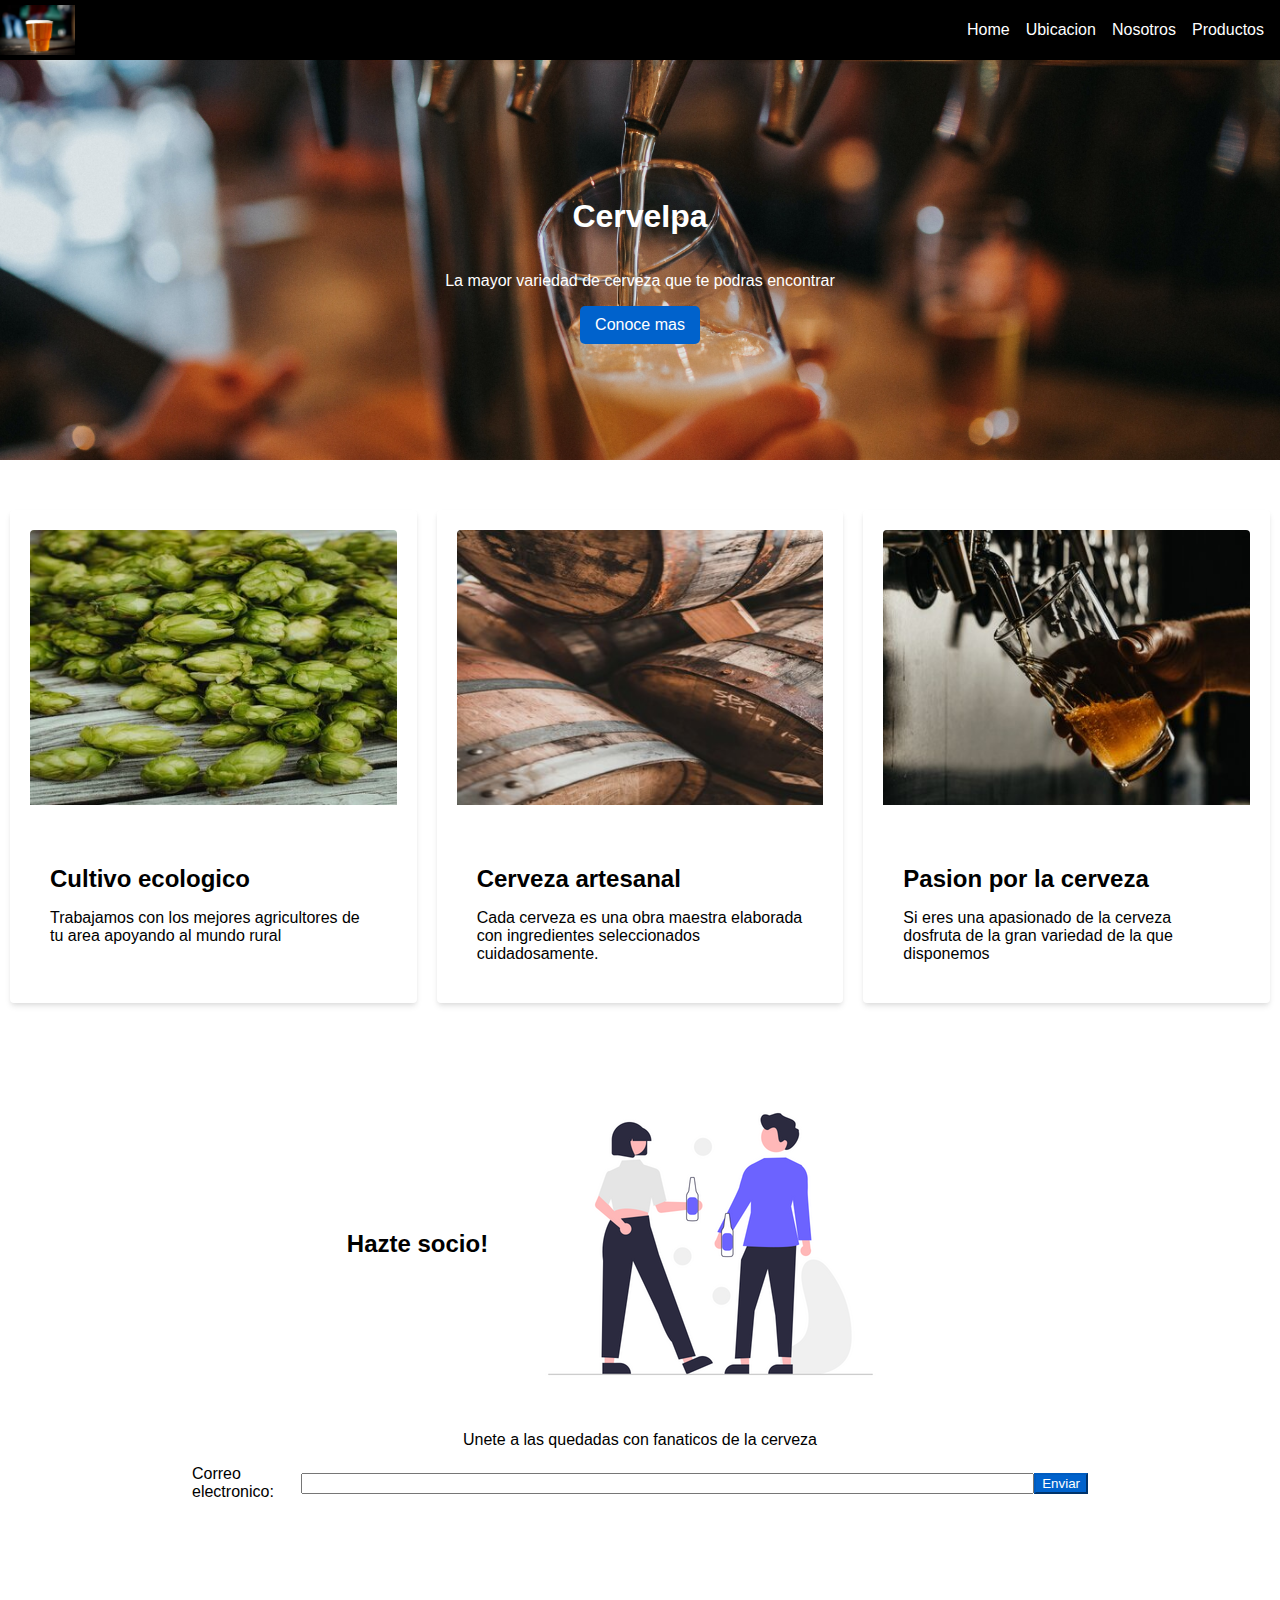
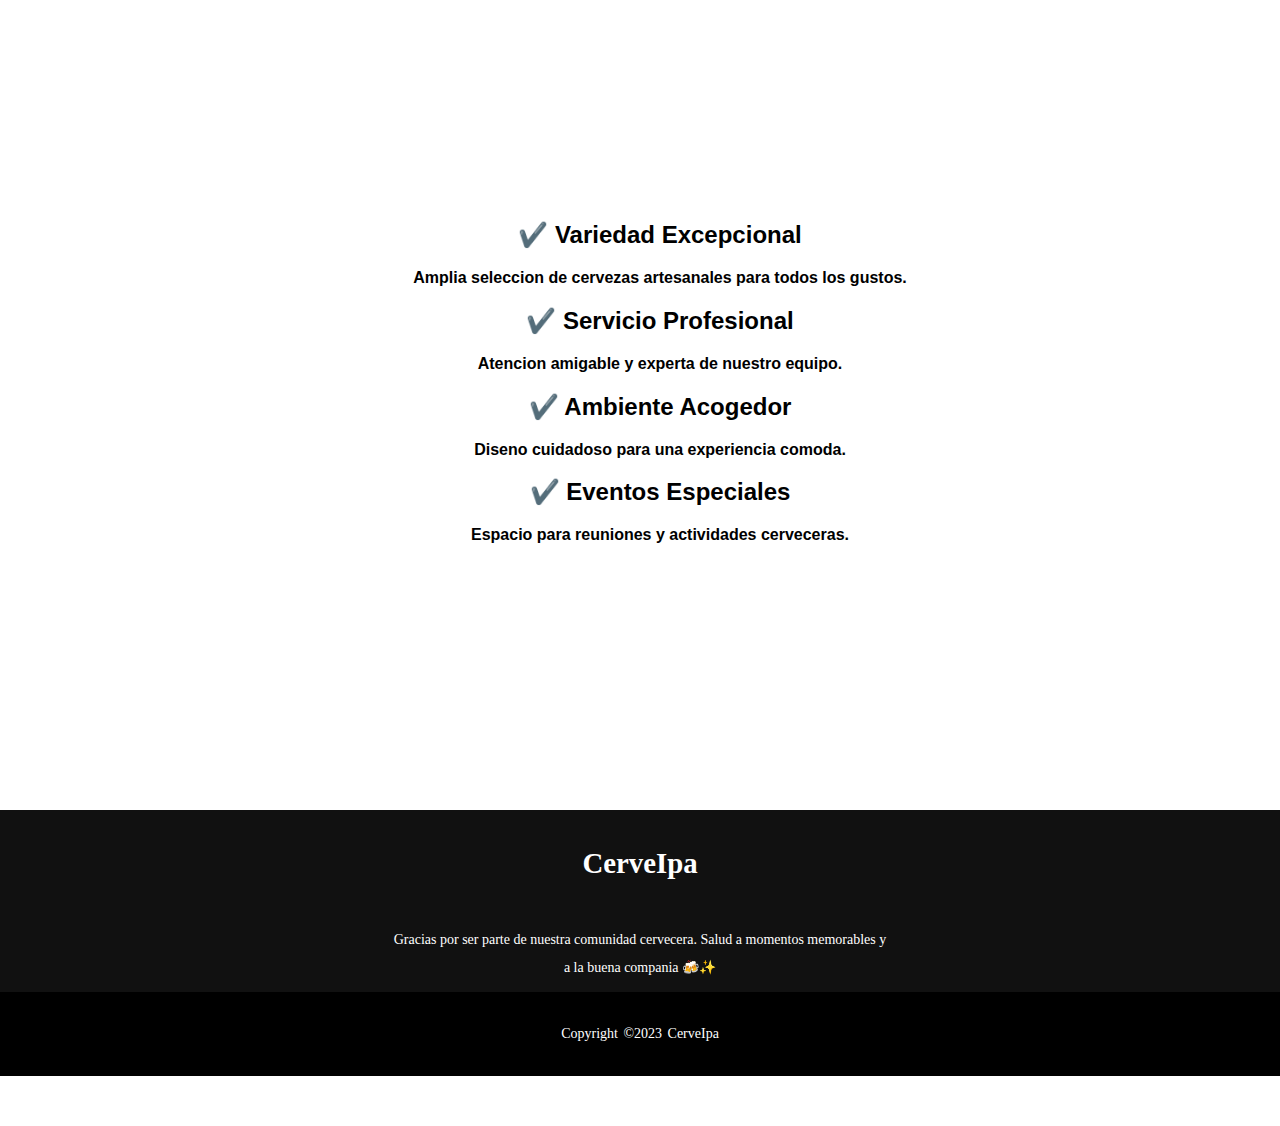
<file: index.html>
<!DOCTYPE html>
<html lang = "es">
   <head>
       <title>Nellows Pages</title>
       <meta charset = "utf-8">
       <meta name = "viewport" content = "width=device-width, initial-scale=1">
       <link rel="stylesheet" href="style.css">


   </head>
   <body>
       <header>
            <div class="contenedor barra">
                <nav class = "nav nav-expand nav-light bg-light">
                    <a class="navLogo" href="#"> 
                            <img src="imagenes/logo.png" alt="">
                    </a>
                    <ul class = "barra">
                            <li class = "barra-item">
                                <a class = "barra-link" href="index.html">Home</a>
                            </li>
                            <li class = "barra-item">
                                <a class = "barra-link" href="ubicacion.html">Ubicacion</a>
                            </li>
                            <li class = "barra-item activo">
                                <a class = "barra-link" href="info.html">Nosotros</a>
                            </li>
                            <li class = "barra-item activo">
                                <a class = "barra-link" href="productos.html">Productos</a>
                            </li>
                    </ul>
                </nav>
            </div>
            <div class = "contenedor principal">
               <h1>CerveIpa</h1>
               <p>La mayor variedad de cerveza que te podras encontrar</p>
               <a href="#caracteristicas" class="botonPrincipal">Conoce mas</a>

           </div>
       </header>
       
       <section>


           <div class = "contenedor contenedor-1">


                   <div class="cuadro">
                       <img src = "imagenes/cervezaArtesanal.jpg" class = "cuadro-imagen" alt="cerveza artesanal">
                       <div class = "cuadro-body" >
                           <h5 class = "cuadro-titulo" > Cultivo ecologico</h5>
                           <p class = "cuadro-texto" >Trabajamos con los mejores agricultores de tu area apoyando al mundo rural</p>
                        </div>
                    </div>
 
 
          
                    <div class="cuadro">
                        <img src = "imagenes/barrica.jpg" class = "cuadro-imagen" alt="cerveza artesanal">
                        <div class = "cuadro-body" >
                            <h5 class = "cuadro-titulo" > Cerveza artesanal</h5>
                            <p class = "cuadro-texto" >Cada cerveza es una obra maestra elaborada con ingredientes seleccionados cuidadosamente.</p>
                        </div>
                    </div>
               
               
               
                    <div class="cuadro">
                        <img src = "imagenes/pasionCerve.jpg" class = "cuadro-imagen" alt="cerveza artesanal">
                        <div class = "cuadro-body" >
                            <h5 class = "cuadro-titulo" > Pasion por la cerveza</h5>
                            <p class = "cuadro-texto" >Si eres una apasionado de la cerveza dosfruta de la gran variedad de la que disponemos</p>
                        </div>
                    </div>     
            </div> 
 
 
        </section>
 
 
        <section>
 
            <div class = "contenedor">
                <div class="imagen-inicio">
                    <h2>Hazte socio!</h2>
                    <img src="imagenes/inicioSesion.png" alt="inicio sesion">
                </div>
                <div class = "texto-inicio">
                    <p>Unete a las quedadas con fanaticos de la cerveza</p>
                </div>
                <div class = "formulario">
                        <form action="#">
                            
                            <div class = "enviarTexto">
                                <label for = "email">Correo electronico:</label>
                                <input type="email" id = "email">
                                <button type="submit" class = "botonEnviar"> Enviar </button>
                            </div>
                        </form>
                </div>
            </div>
        </section>

        <section id = "caracteristicas">
            <div class = "contenedor contenedor-2"> 
                <ul>
                    <li>
                        <h2>✔️ Variedad Excepcional</h2>
                        <p>Amplia seleccion de cervezas artesanales para todos los gustos.</p>
                    </li>

                    <li>
                        <h2>✔️ Servicio Profesional</h2>
                        <p>Atencion amigable y experta de nuestro equipo.</p>
                    </li>
                    <li>
                        <h2>✔️ Ambiente Acogedor</h2>
                        <p>Diseno cuidadoso para una experiencia comoda.</p>
                    </li>
                    <li>
                        <h2>✔️ Eventos Especiales</h2>
                        <p>Espacio para reuniones y actividades cerveceras.</p>
                    </li>
                </ul>
            </div>     
            <footer>
                <div class="footer-content">
                    <h3><a href="#">CerveIpa</a></h3>
                    <p>Gracias por ser parte de nuestra comunidad cervecera. Salud a momentos memorables y a la buena compania 🍻✨</p>
                </div>
                <div class="footer-bottom">
                    <p>copyright &copy;2023 CerveIpa</p>
                </div>
            </footer>

        </section>

    </body>
    
 </html>
</file>
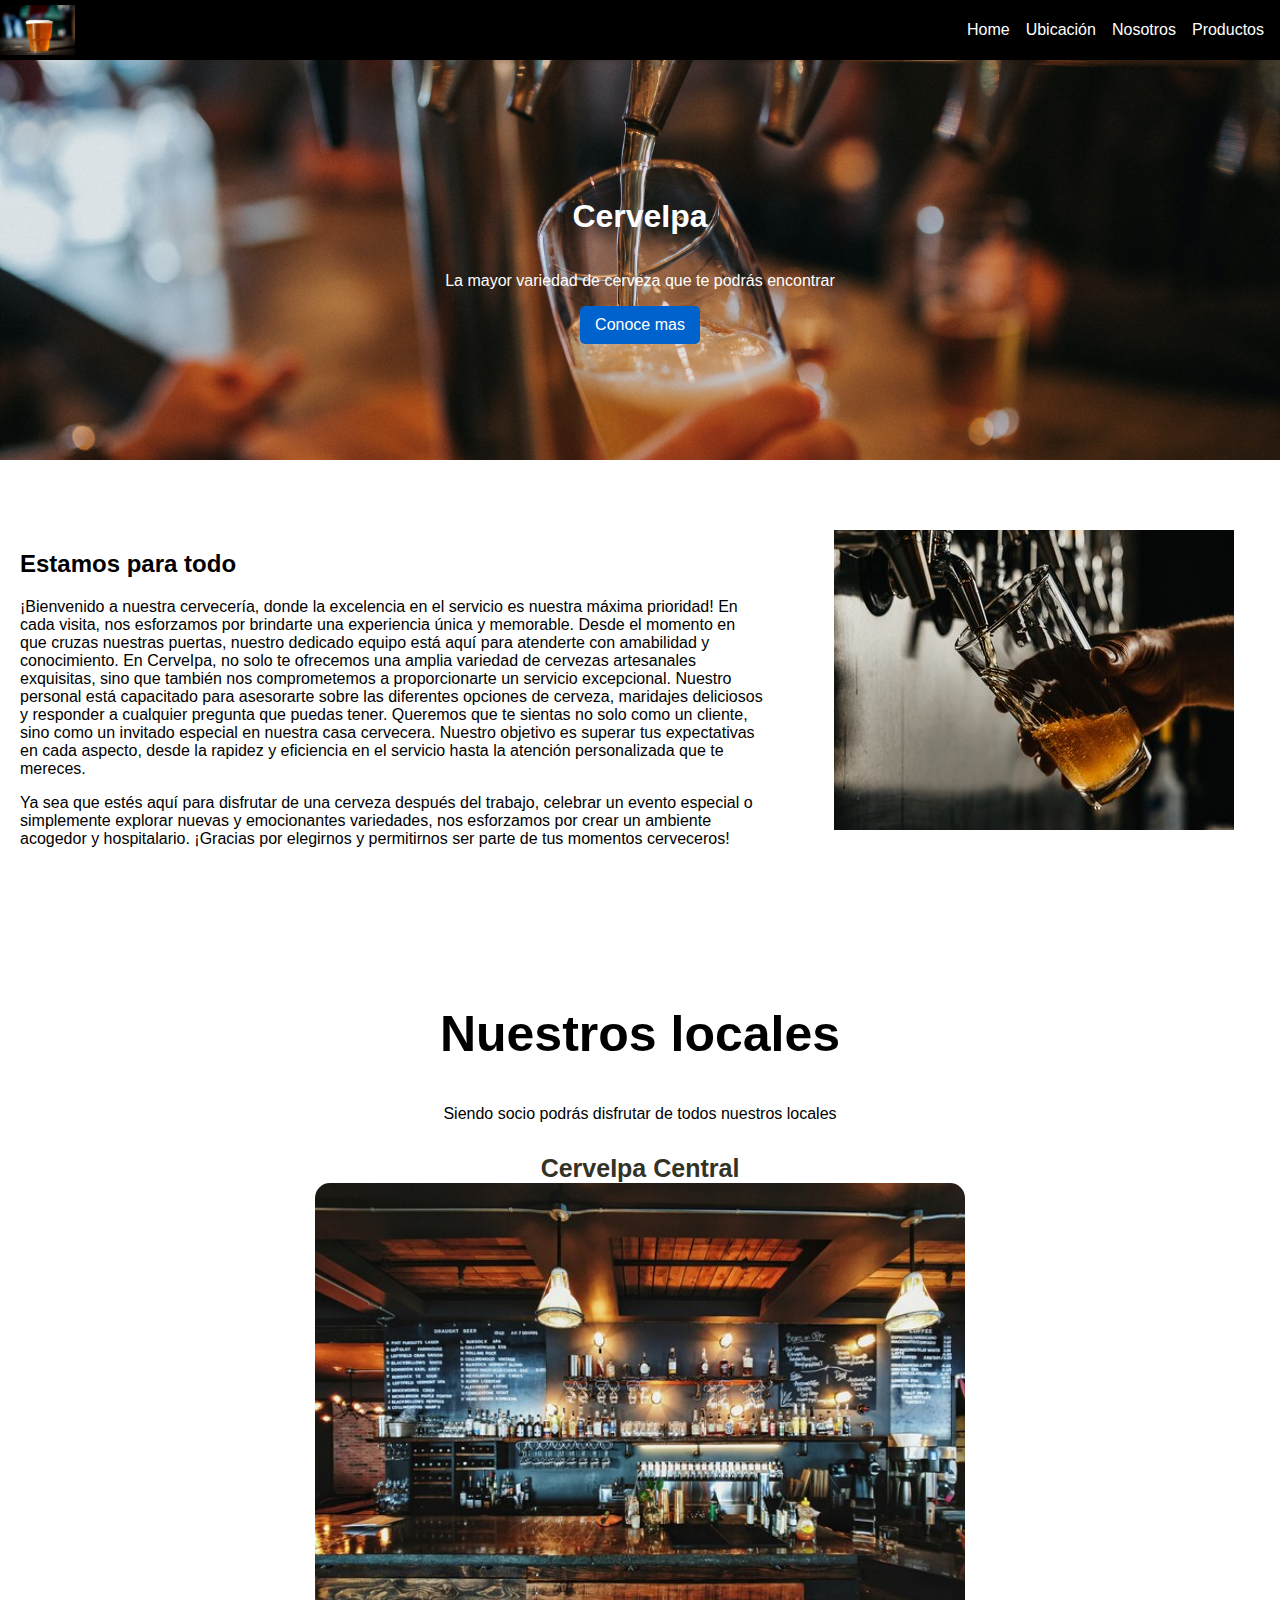
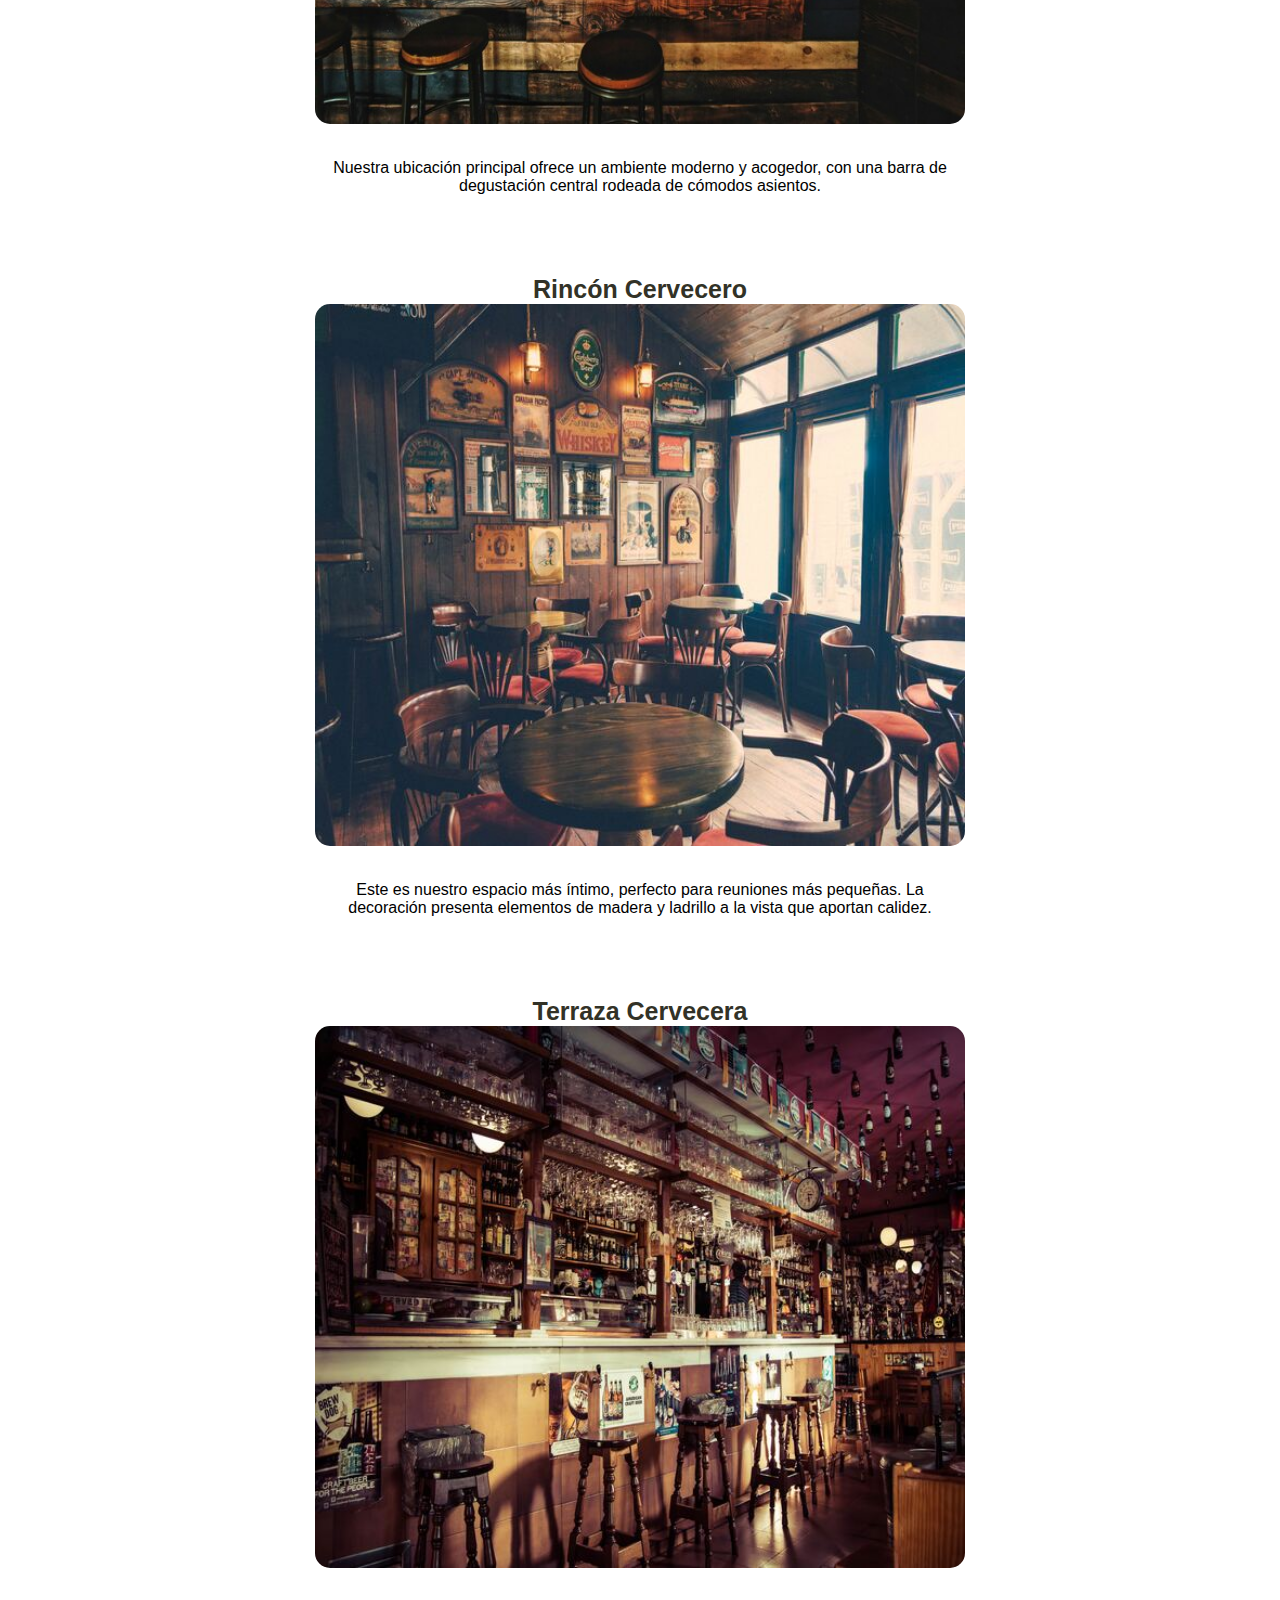
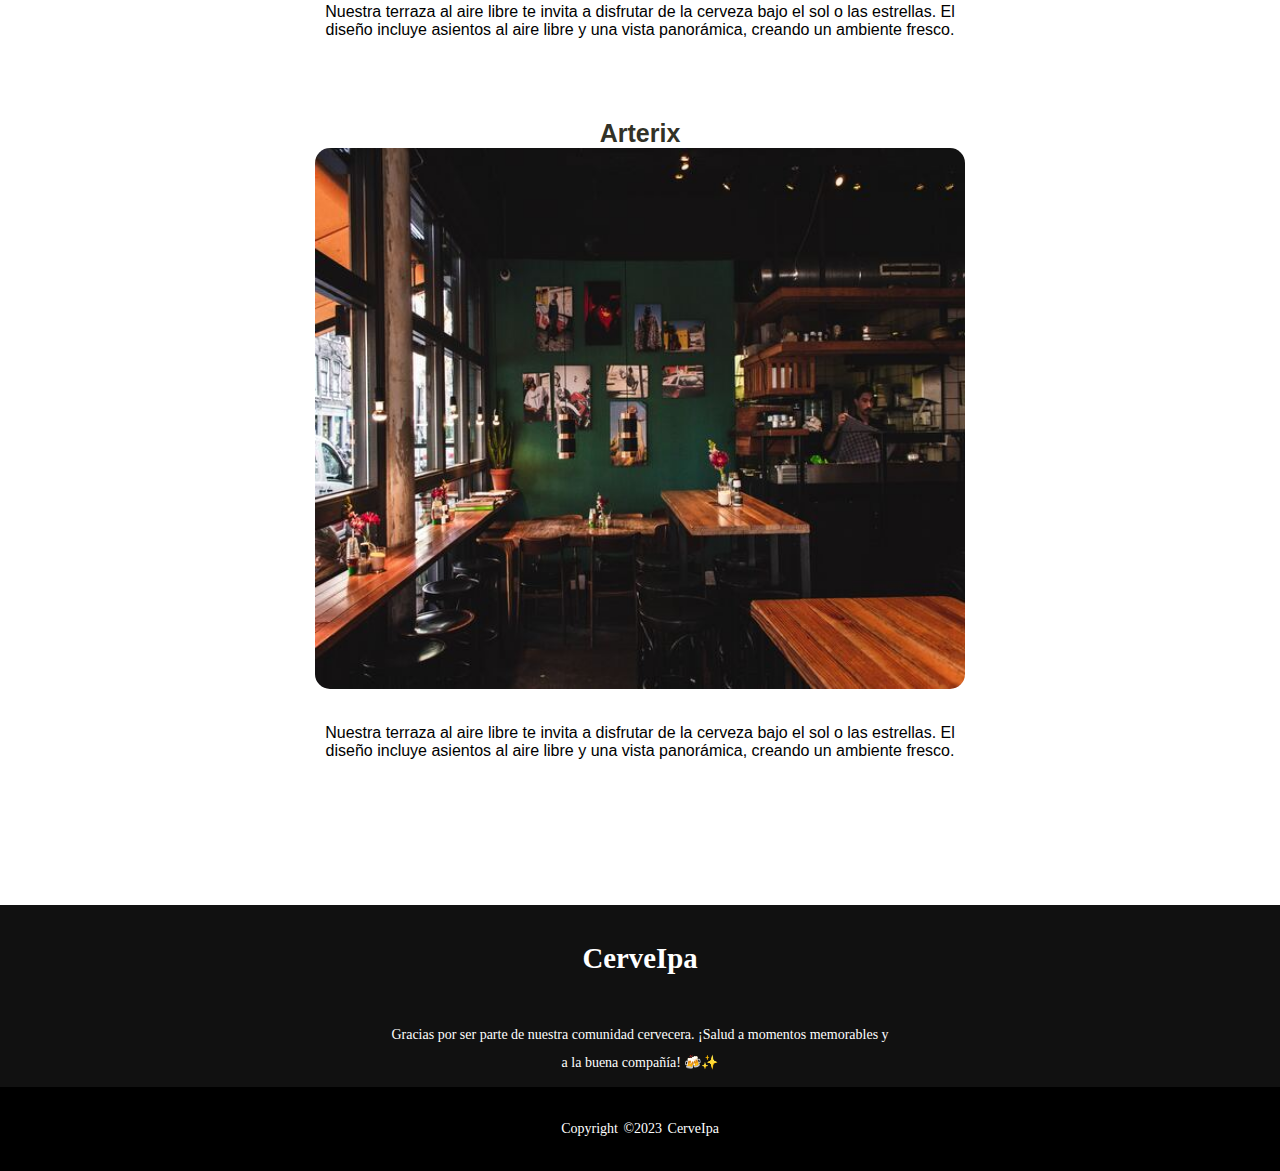
<file: info.html>
<!DOCTYPE html>
<html lang = "es">
    <head>
        <title>CerveIpa</title>
        <meta charset = "utf-8">
        <meta name = "viewport" content = "width=device-width, initial-scale=1">
        <link rel="stylesheet" href="/style.css">

    </head>
    <body>
        <header>
            <nav class = "nav nav-expand nav-light bg-light">
                <a class="navLogo" href="#"> 
                    <img src="imagenes/logo.png" alt="">
               </a>
                <ul class = "barra">
                    <li class = "barra-item">
                        <a class = "barra-link" href="index.html">Home</a>
                    </li>
                    <li class = "barra-item">
                        <a class = "barra-link" href="ubicacion.html">Ubicación</a>
                    </li>
                    <li class = "barra-item activo">
                        <a class = "barra-link" href="info.html">Nosotros</a>
                    </li>
                    <li class = "barra-item activo">
                        <a class = "barra-link" href="productos.html">Productos</a>
                    </li>
                </ul>
            </nav>
            <div class="principal">
                <h1>CerveIpa</h1>
                <p>La mayor variedad de cerveza que te podrás encontrar</p>
                <a href="#caracteristicas" class="botonPrincipal">Conoce mas</a>
            </div>
        </header>
        <section >
            <div class="contenedor-info">
                <div class="texto-info">
                    <h2>Estamos para todo</h2>
                    <p>
                        ¡Bienvenido a nuestra cervecería, donde la excelencia en el servicio es nuestra máxima prioridad! En cada visita, nos esforzamos por brindarte una experiencia única y memorable. Desde el momento en que cruzas nuestras puertas, nuestro dedicado equipo está aquí para atenderte con amabilidad y conocimiento. En CerveIpa, no solo te ofrecemos una amplia variedad de cervezas artesanales exquisitas, sino que también nos comprometemos a proporcionarte un servicio excepcional. Nuestro personal está capacitado para asesorarte sobre las diferentes opciones de cerveza, maridajes deliciosos y responder a cualquier pregunta que puedas tener. Queremos que te sientas no solo como un cliente, sino como un invitado especial en nuestra casa cervecera. Nuestro objetivo es superar tus expectativas en cada aspecto, desde la rapidez y eficiencia en el servicio hasta la atención personalizada que te mereces.
                    </p>
                    <p>
                        Ya sea que estés aquí para disfrutar de una cerveza después del trabajo, celebrar un evento especial o simplemente explorar nuevas y emocionantes variedades, nos esforzamos por crear un ambiente acogedor y hospitalario.  ¡Gracias por elegirnos y permitirnos ser parte de tus momentos cerveceros!   
                    </p>
                </div>
                <div class="imagen-info">
                    <img src="imagenes/pasionCerve.jpg" alt="Descripción de la imagen">
                </div>
            </div>
        </section>
        

        <section class = "locales" id="locales">
            <div class = "contenedor local-contenedor">
                <h2>Nuestros locales</h2>
                <p>Siendo socio podrás disfrutar de todos nuestros locales</p>
                <div class = "Contenido-locales">
                    <div class = "local">
                        <h3>CerveIpa Central</h3>
                        <img src="imagenes/local1.jpg" alt="imagen local">
                        <p>Nuestra ubicación principal ofrece un ambiente moderno y acogedor, con una barra de degustación central rodeada de cómodos asientos. </p>
                    </div>
                    <div class = "local">
                        <h3>Rincón Cervecero</h3>
                        <img src="imagenes/local2.jpg" alt="imagen local">
                        <p>Este es nuestro espacio más íntimo, perfecto para reuniones más pequeñas. La decoración presenta elementos de madera y ladrillo a la vista que aportan calidez.</p>
                    </div>
                    <div class = "local">
                        <h3>Terraza Cervecera</h3>
                        <img src="imagenes/local3.jpg" alt="imagen local">
                        <p>Nuestra terraza al aire libre te invita a disfrutar de la cerveza bajo el sol o las estrellas. El diseño incluye asientos al aire libre y una vista panorámica, creando un ambiente fresco.</p>
                    </div>
                    <div class = "local">
                        <h3>Arterix</h3>
                        <img src="imagenes/local4.jpg" alt="imagen local">
                        <p>Nuestra terraza al aire libre te invita a disfrutar de la cerveza bajo el sol o las estrellas. El diseño incluye asientos al aire libre y una vista panorámica, creando un ambiente fresco.</p>
                    </div>
                </div>
            </div>
        </section>

        <footer>
            <div class="footer-content">
                <h3><a href="#">CerveIpa</a></h3>
                <p>Gracias por ser parte de nuestra comunidad cervecera. ¡Salud a momentos memorables y a la buena compañía! 🍻✨</p>
            </div>
            <div class="footer-bottom">
                <p>copyright &copy;2023 CerveIpa</p>
            </div>
        </footer>
        
    </body>
</file>
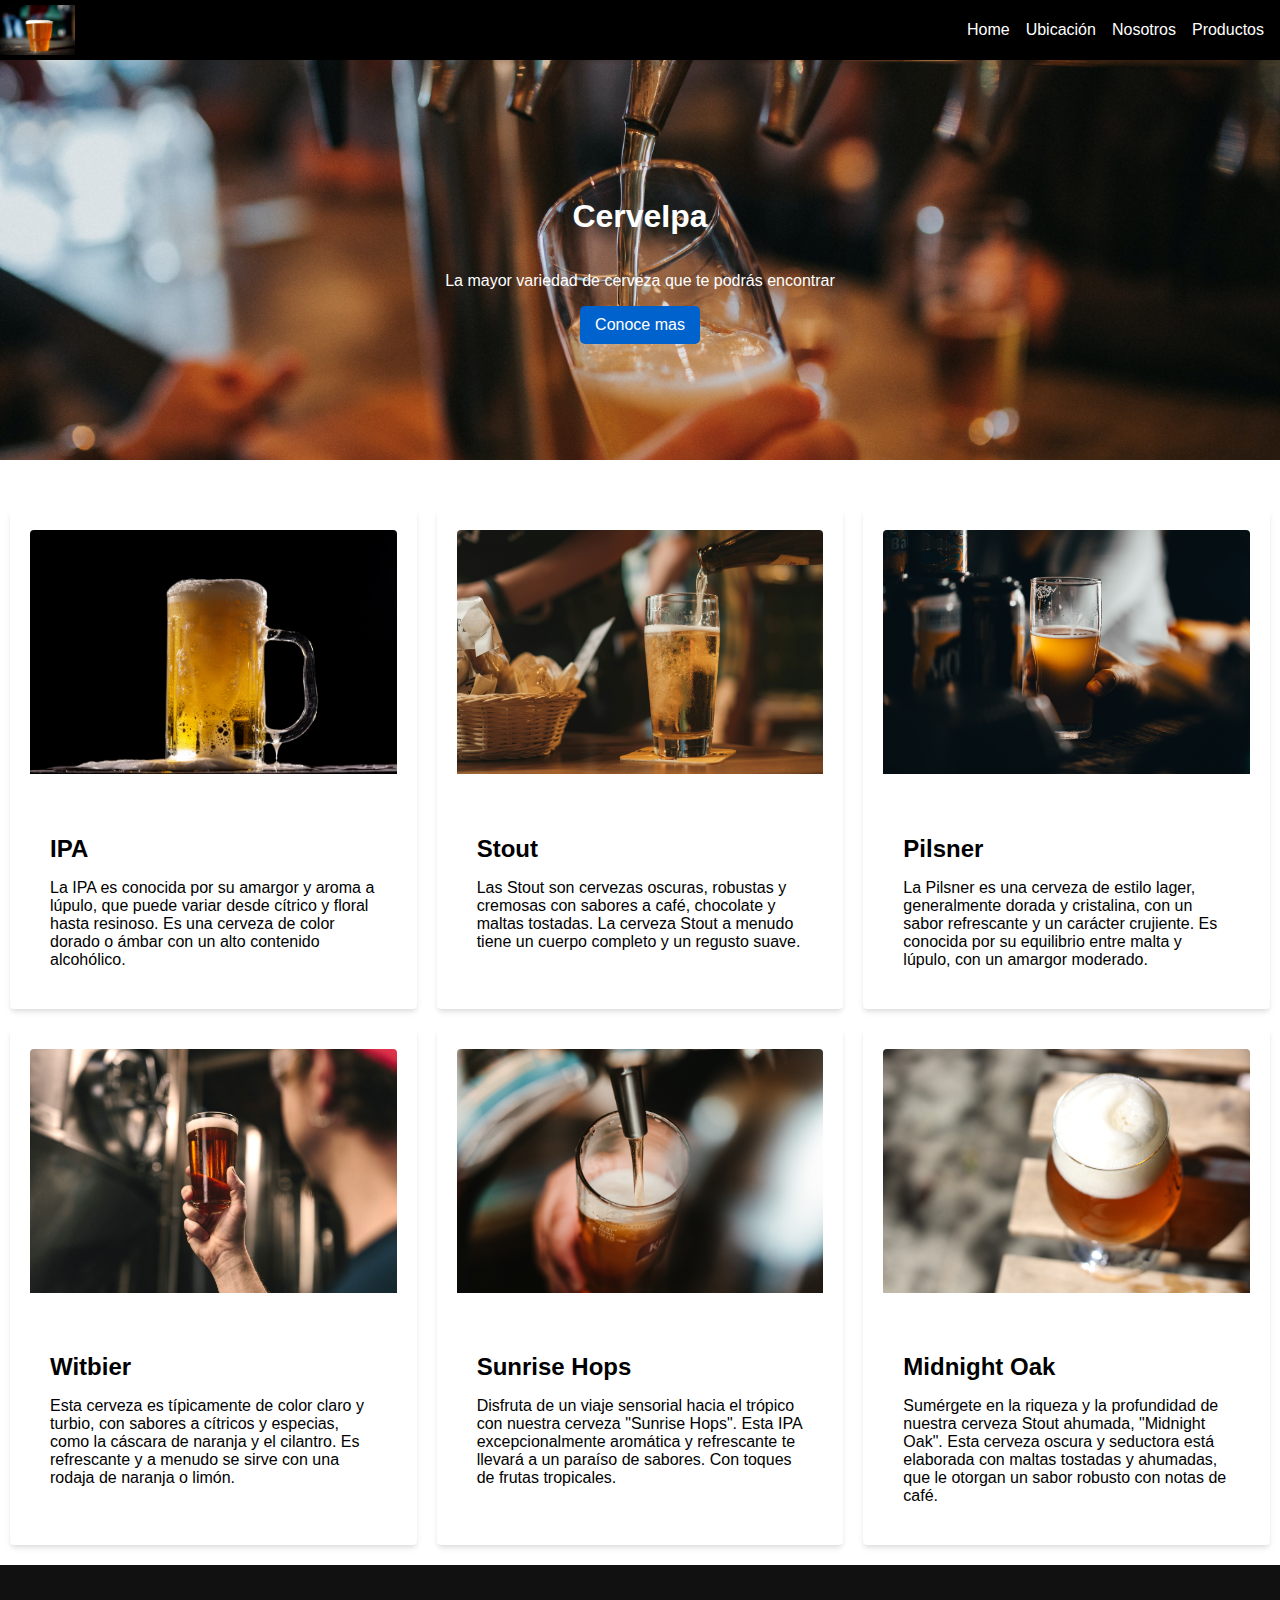
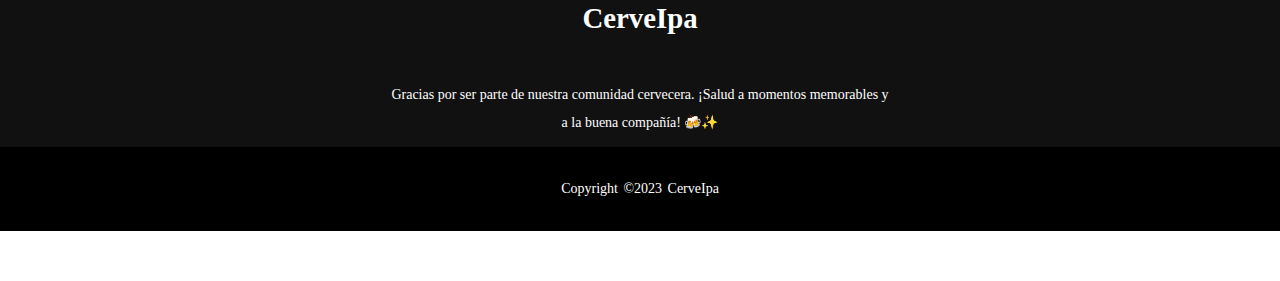
<file: productos.html>
<!DOCTYPE html>
<html lang = "es">
   <head>
       <title>Nellows Pages</title>
       <meta charset = "utf-8">
       <meta name = "viewport" content = "width=device-width, initial-scale=1">
       <link rel="stylesheet" href="/style.css">


   </head>
   <body>
       <header>
           <nav class = "nav nav-expand nav-light bg-light">
                <a class="navLogo" href="#"> 
                    <img src="imagenes/logo.png" alt="imagen logo">
                </a>
               <ul class = "barra">
                   <li class = "barra-item">
                        <a class = "barra-link" href="index.html">Home</a>
                   </li>
                   <li class = "barra-item">
                       <a class = "barra-link" href="ubicacion.html">Ubicación</a>
                   </li>
                   <li class = "barra-item activo">
                       <a class = "barra-link" href="info.html">Nosotros</a>
                   </li>
                   <li class = "barra-item activo">
                       <a class = "barra-link" href="productos.html">Productos</a>
                   </li>
               </ul>
           </nav>
           <div class="principal">
               <h1>CerveIpa</h1>
               <p>La mayor variedad de cerveza que te podrás encontrar</p>
               <a href="#caracteristicas" class="botonPrincipal">Conoce mas</a>
           </div>
       </header>
       <section>
        <div class = "contenedor-1 contenedor">

                <div class="cuadro" >
                    <img src = "imagenes/cerveza1.jpg" class = "cuadro-imagen" alt="cerve">
                    <div class = "cuadro-body" >
                        <h5 class = "cuadro-titulo" > IPA</h5>
                        <p class = "cuadro-texto" >La IPA es conocida por su amargor y aroma a lúpulo, que puede variar desde cítrico y floral hasta resinoso. Es una cerveza de color dorado o ámbar con un alto contenido alcohólico.</p>
                     </div>
                 </div>


       
                 <div class="cuadro">
                     <img src = "imagenes/cerveza2.jpg" class = "cuadro-imagen" alt="cerve">
                     <div class = "cuadro-body" >
                         <h5 class = "cuadro-titulo" > Stout</h5>
                         <p class = "cuadro-texto" >Las Stout son cervezas oscuras, robustas y cremosas con sabores a café, chocolate y maltas tostadas. La cerveza Stout a menudo tiene un cuerpo completo y un regusto suave.</p>
                     </div>
                 </div>
            
            
            
                 <div class="cuadro" >
                     <img src = "imagenes/cerveza3.jpg" class = "cuadro-imagen" alt="cerve">
                     <div class = "cuadro-body" >
                         <h5 class = "cuadro-titulo" > Pilsner</h5>
                         <p class = "cuadro-texto" >La Pilsner es una cerveza de estilo lager, generalmente dorada y cristalina, con un sabor refrescante y un carácter crujiente. Es conocida por su equilibrio entre malta y lúpulo, con un amargor moderado.</p>
                     </div>
                 </div>  
        </div>   
        <div class = "contenedor-1 contenedor">
                 <div class="cuadro" >
                    <img src = "imagenes/cerveza4.jpg" class = "cuadro-imagen" alt="cerve">
                    <div class = "cuadro-body" >
                        <h5 class = "cuadro-titulo" >Witbier</h5>
                        <p class = "cuadro-texto" >Esta cerveza es típicamente de color claro y turbio, con sabores a cítricos y especias, como la cáscara de naranja y el cilantro. Es refrescante y a menudo se sirve con una rodaja de naranja o limón.</p>
                    </div>
                </div>    
                
                <div class="cuadro">
                    <img src = "imagenes/cerveza5.jpg" class = "cuadro-imagen" alt="cerve">
                    <div class = "cuadro-body" >
                        <h5 class = "cuadro-titulo" >Sunrise Hops </h5>
                        <p class = "cuadro-texto" >Disfruta de un viaje sensorial hacia el trópico con nuestra cerveza "Sunrise Hops". Esta IPA excepcionalmente aromática y refrescante te llevará a un paraíso de sabores. Con toques de frutas tropicales. </p>
                    </div>
                </div>   

                <div class="cuadro">
                    <img src = "imagenes/cerveza6.jpg" class = "cuadro-imagen" alt="cerve">
                    <div class = "cuadro-body" >
                        <h5 class = "cuadro-titulo" >Midnight Oak</h5>
                        <p class = "cuadro-texto" >Sumérgete en la riqueza y la profundidad de nuestra cerveza Stout ahumada, "Midnight Oak". Esta cerveza oscura y seductora está elaborada con maltas tostadas y ahumadas, que le otorgan un sabor robusto con notas de café.</p>
                    </div>
                </div>   
         </div> 

         <footer>
            <div class="footer-content">
                <h3><a href="#">CerveIpa</a></h3>
                <p>Gracias por ser parte de nuestra comunidad cervecera. ¡Salud a momentos memorables y a la buena compañía! 🍻✨</p>
            </div>
            <div class="footer-bottom">
                <p>copyright &copy;2023 CerveIpa</p>
            </div>
        </footer>

     </section>
    </body>
    
    </html>
</file>
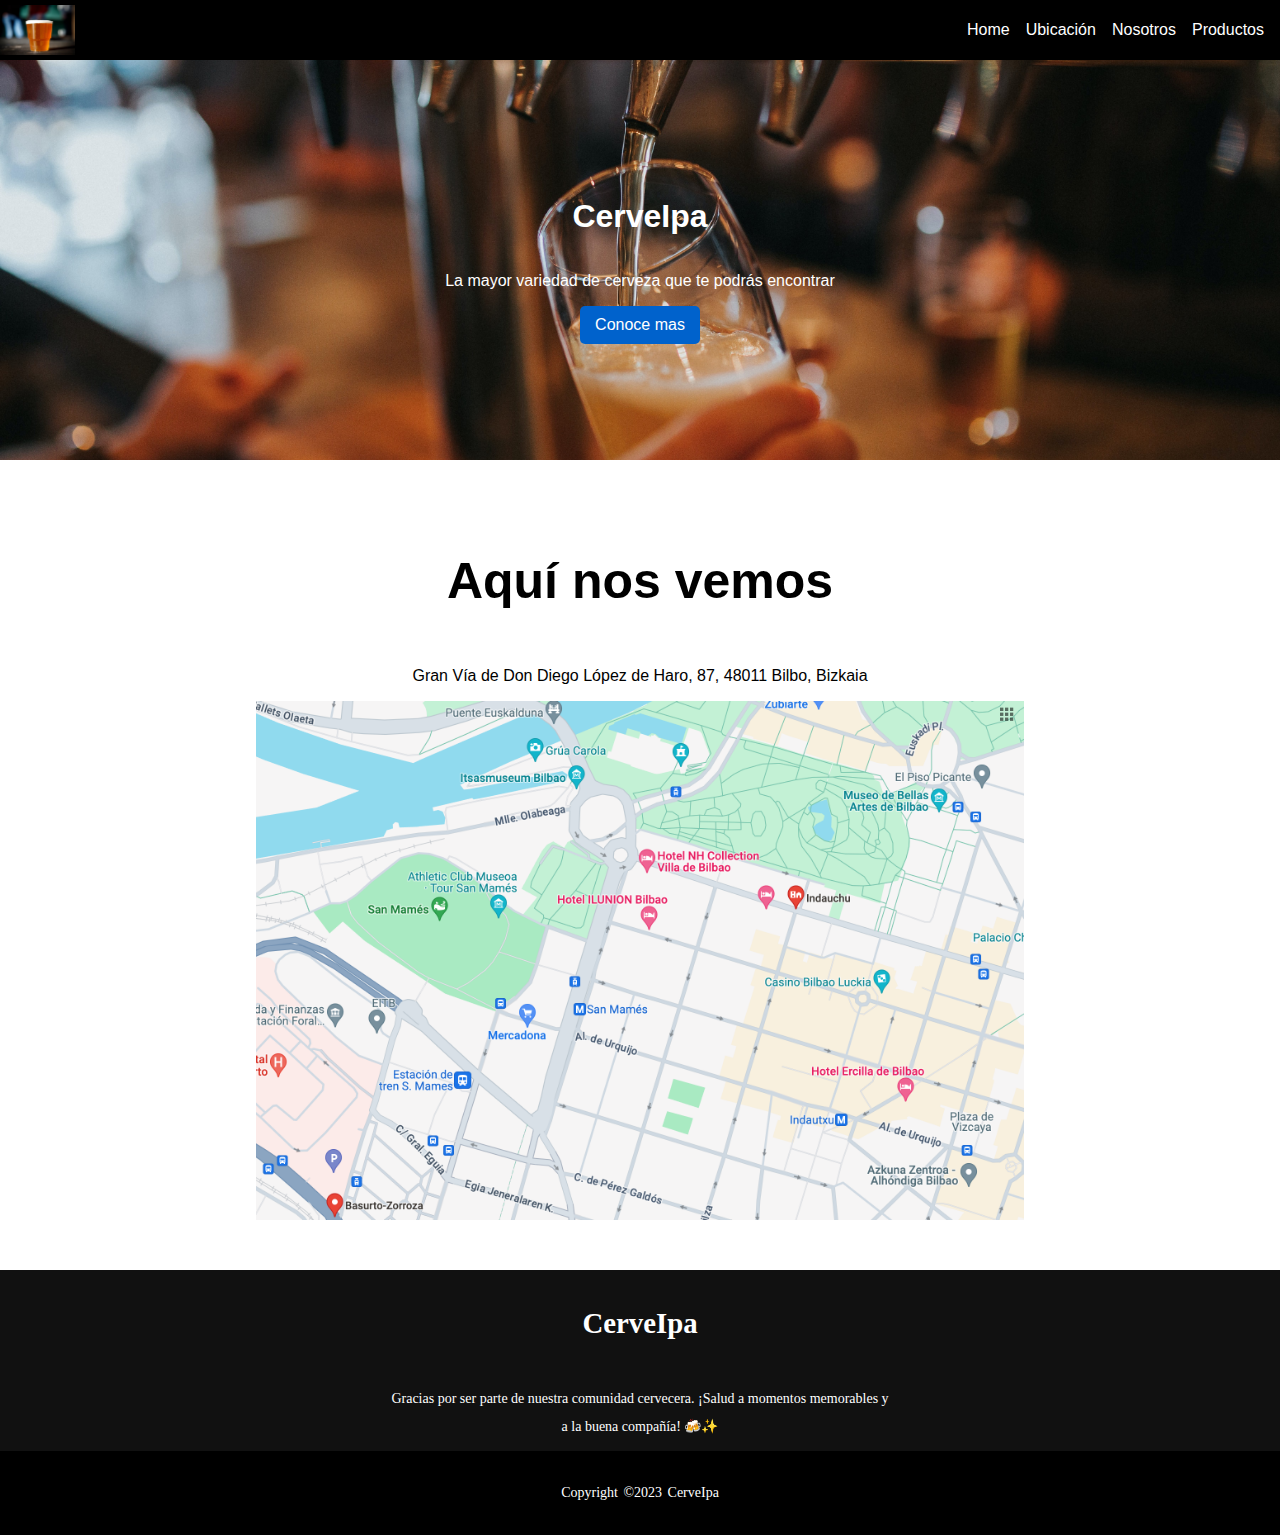
<file: ubicacion.html>
<!DOCTYPE html>
<html lang = "es">
   <head>
       <title>Nellows Pages</title>
       <meta charset = "utf-8">
       <meta name = "viewport" content = "width=device-width, initial-scale=1">
       <link rel="stylesheet" href="/style.css">


   </head>
   <body>
       <header>
           <nav class = "nav nav-expand nav-light bg-light">
                <a class="navLogo" href="#"> 
                    <img src="imagenes/logo.png" alt="">
                </a>
               <ul class = "barra">
                   <li class = "barra-item">
                        <a class = "barra-link" href="index.html">Home</a>
                   </li>
                   <li class = "barra-item">
                       <a class = "barra-link" href="#">Ubicación</a>
                   </li>
                   <li class = "barra-item activo">
                       <a class = "barra-link" href="info.html">Nosotros</a>
                   </li>
                   <li class = "barra-item activo">
                       <a class = "barra-link" href="productos.html">Productos</a>
                   </li>
               </ul>
           </nav>
           <div class="principal">
               <h1>CerveIpa</h1>
               <p>La mayor variedad de cerveza que te podrás encontrar</p>
               <a href="#caracteristicas" class="botonPrincipal">Conoce mas</a>
           </div>
       </header>

       <section>

            <div class = "texto-inicio">
                <h2>Aquí nos vemos</h2>
                <p>Gran Vía de Don Diego López de Haro, 87, 48011 Bilbo, Bizkaia</p>
            </div>

            <div class="imagen-mapa">
                <img src="imagenes/mapa.png" alt="mapa">
            </div>
            
       </section>

        <footer>
            <div class="footer-content">
                <h3><a href="#">CerveIpa</a></h3>
                <p>Gracias por ser parte de nuestra comunidad cervecera. ¡Salud a momentos memorables y a la buena compañía! 🍻✨</p>
            </div>
            <div class="footer-bottom">
                <p>copyright &copy;2023 CerveIpa</p>
            </div>
        </footer>

    </body>


    
    </html>
</file>
<file: style.css>
.contenedor{
    max-width: 1400px;
    margin: auto;
}

section {
    margin-top: 50px; 
    margin-bottom: 50px; 
}

.nav {
    position: relative;
    display: flex;
    flex-wrap: wrap;
    align-items: center;
    justify-content: space-between;
    background-color: black; 
    color: white; 
    width: 100%;
}

.navLogo {
    display: inline-block;
    padding-top: .3125rem;
    padding-top: .3125rem;
    margin-right: 1rem;
    font-size: 1.25rem;
    line-height: inherit;
    white-space: nowrap;
    color: white; 
}
.navLogo img {
    height: 50px; 
    width: auto; 
}

.nav-light .navLogo {
    color: rgba(255,255,255,.9); 
}


.nav-expand {
    flex-direction: row;
}

.barra {
    list-style: none;
    display: flex;
    margin: 0;
    padding: 0;
}

.barra-item {
    margin-right: 1rem;
}

.barra-link {
    text-decoration: none;
    color: white; 
    transition: color 0.3s ease;
}

footer{
    position: relative;
    bottom: 0;
    left: 0;
    right: 0;
    background: #111;
    height: auto;
    width: 100vw;
    font-family: "Open Sans";
    color: #fff;    
}
.footer-content{
    display: flex;
    align-items: center;
    justify-content: center;
    flex-direction: column;
    text-align: center;
}
.footer-content h3{
    font-size: 1.8rem;
    font-weight: 400;
    text-transform: capitalize;
    line-height: 3rem;
}

.footer-content p{
    max-width: 500px;
    margin: 10px auto;
    line-height: 28px;
    font-size: 14px;
}

.footer-content a {
    color: #fff;
    text-decoration: none;
    font-weight: bold;
    display: block; 
}


.footer-bottom{
    background: #000;
    width: 100vw;
    padding: 20px 0;
    text-align: center;
}
.footer-bottom p{
    font-size: 14px;
    word-spacing: 2px;
    text-transform: capitalize;
}
.footer-bottom span{
    text-transform: uppercase;
    opacity: .4;
    font-weight: 200;
}

.principal{
    height: 400px;
    width: 100vw;
    display: flex;
    justify-content: center;
    align-items: center;
    flex-direction: column;
    color: white;
    background-image: url(imagenes/fotoEncabezado.jpg);
    background-size: cover;
    background-position: center;
    background-color: rgba(0,0,0,0.5);

}
.botonPrincipal {
    display: inline-block;
    padding: 10px 15px;
    background-color: #007bff;
    color: white;
    text-align: center;
    text-decoration: none;
    border-radius: 5px;
    color: #fff;
    background-color:#0062cc;
    border-color : #005cbf;
}


.contenedor-1{
    display: flex;
    justify-content: space-between;
}
.contenedor-2{
    align-items: center;
    justify-content: center;
    flex-direction: column;
    text-align: center;
}
.cuadro{
    position: relative;
    display: flex;
    flex-direction: column;
    min-width: 0;
    flex:1;
    margin: 0 10px; 
    word-wrap: break-word;
    background-color: #fff;
    background-clip: border-box;
    border: 0!important;
    border-radius: 0.25rem;
    padding: 1.25rem;
    margin-bottom: 20px; 
    box-shadow: 0 4px 6px -1px rgb(0,0,0,0.1), 0 2px 4px -1px rgb(0,0,0,0.06);

}

.cuadro-body {
    flex: 1 1 auto;
    padding: 1.25rem;
}

.cuadro-titulo {
    margin-bottom: 0.75rem;
    font-size: 1.5rem;
}
.cuadro-texto{
    margin-bottom: 0;
}
.cuadro-imagen {
    width: 100%;
    height: auto;
    border-top-left-radius: 0.25rem;
    border-top-right-radius: 0.25rem;
}

.imagen-inicio{
    display: flex; 
    justify-content: center;
    align-items: center; 
}

.texto-inicio{
    justify-content: center;
    align-items: center;
    display: flex;
    flex-direction: column;
}
.formulario {
    display: flex;
    flex-direction: row; 
    align-items: center; 
    justify-content: center;
}

.enviarTexto {
    display: flex;
    justify-content: center; 
    align-items: center; 
    width: 100%; 
}

.enviarTexto input {
    width: 100%; 
}
form{
    width: 70%;
}
ul{
    list-style-type: none;
}
.botonEnviar{
    color: #fff;
    background-color:#0062cc;
    border-color : #005cbf;
}
#caracteristicas .contenedor{
    text-align: center;
    padding: 250px 12px;
}
#caracteristicas li{
    margin: 12px 0px;
    font-weight: bold;
    
}

body {
    font-family: Arial, sans-serif; 
    margin: 0;
    padding: 0;
    box-sizing: border-box;
}

.contenedor-info {
    display: flex;
    flex-direction: row;
    align-items: flex-start;
    padding: 20px;
    gap: 70px; 
}

.texto-info {
    flex: 1; 
    max-width: 60%;
}

.imagen-info {
    flex-basis: 200px; 
    max-width: 40%;
}

.imagen img {
    width: 100%; 
    height: auto;
}

.local{
    flex-direction: column;
    display: flex; 
    align-items: center; 
    justify-content: center;
    padding: 15px 55px;
    margin-bottom: 50px;
}

.locales{
    padding: 30px 0;
    text-align: center;
}



.local img {
    width: 650px;
    border-radius:15px ;
    margin-bottom: 35px;
}

.local h3{
    font-size: 25px;
    color: #323227;
    margin-bottom: 35px;
}
.local h2{
    margin-bottom: 100px;
}

.local h3, .local p {
    width: 650px; 
    text-align: center; 
    margin: 0 auto; 
}

.local-contenedor h2{
    font-size: 50px;
}
.imagen-mapa img {
    width: 60%;        
    display: block;    
    margin: auto;      
}
.texto-inicio h2{
    font-size: 50px;
}
</file>
